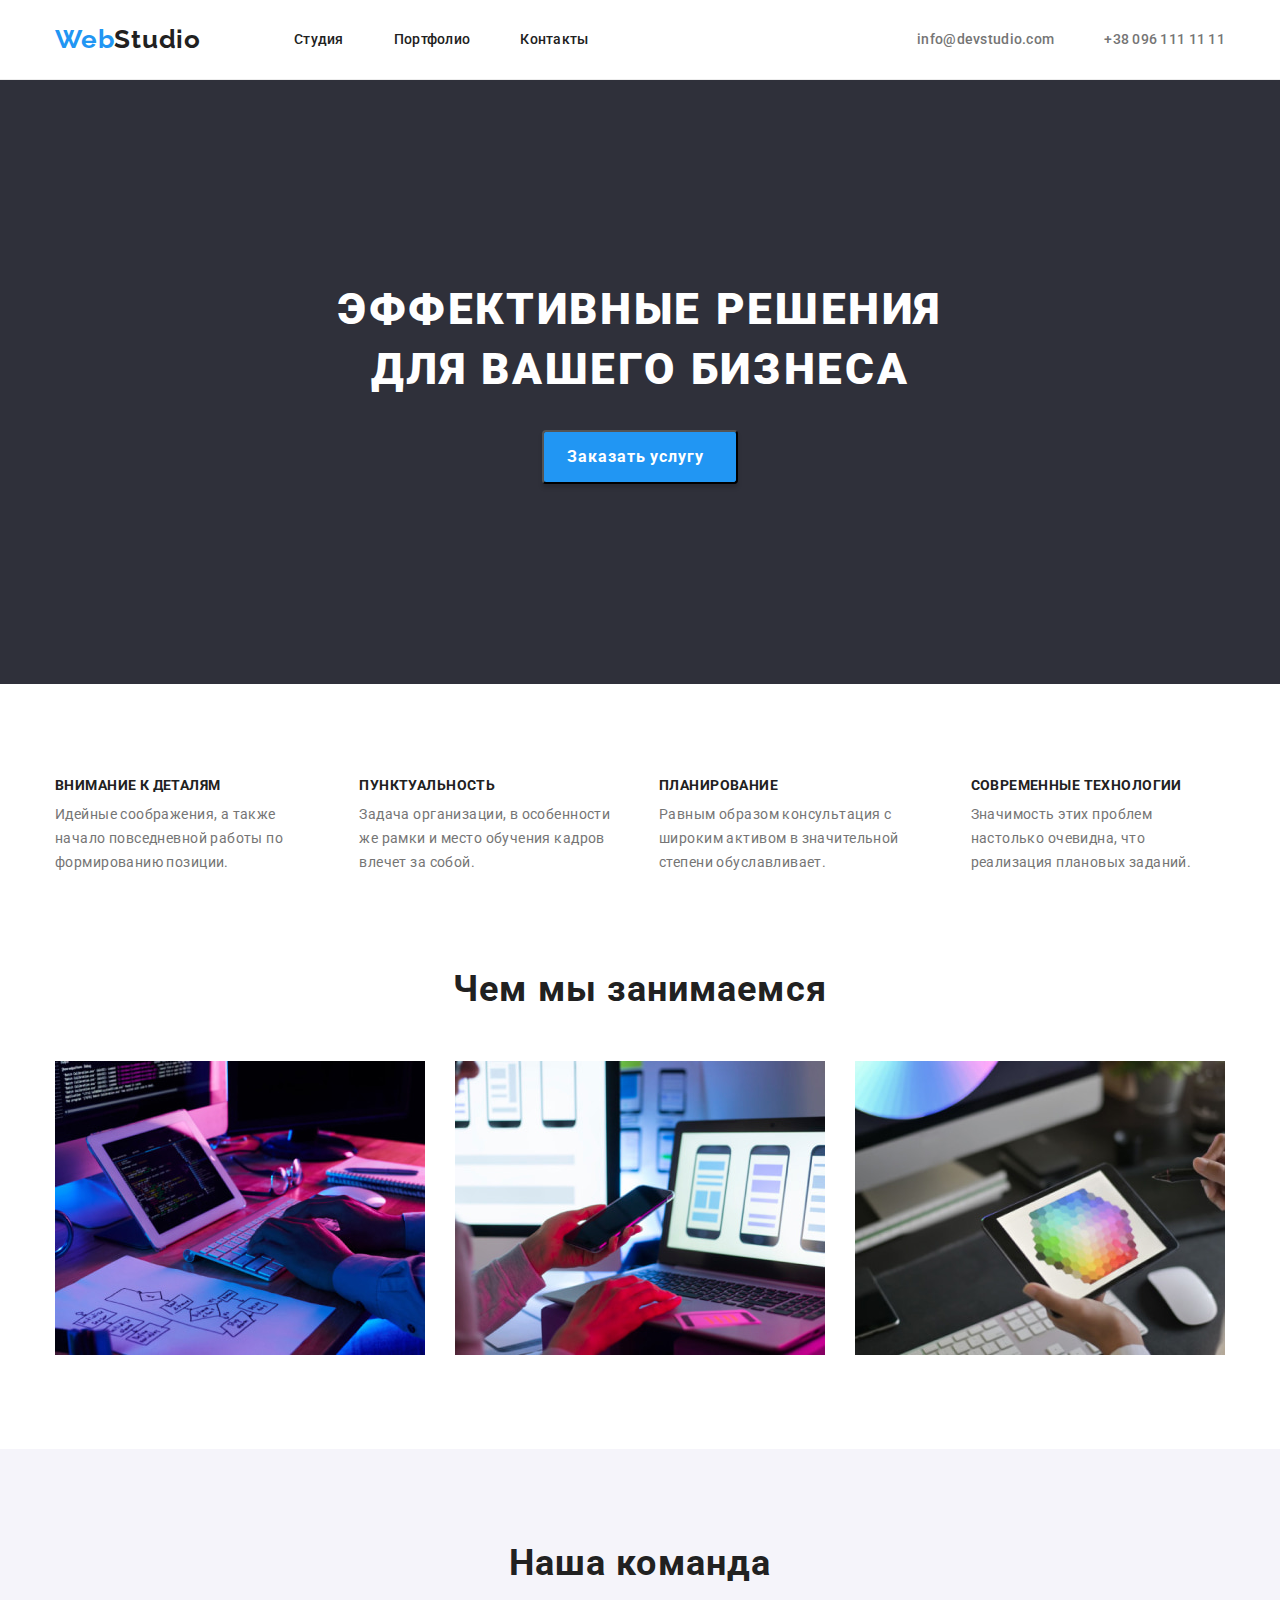
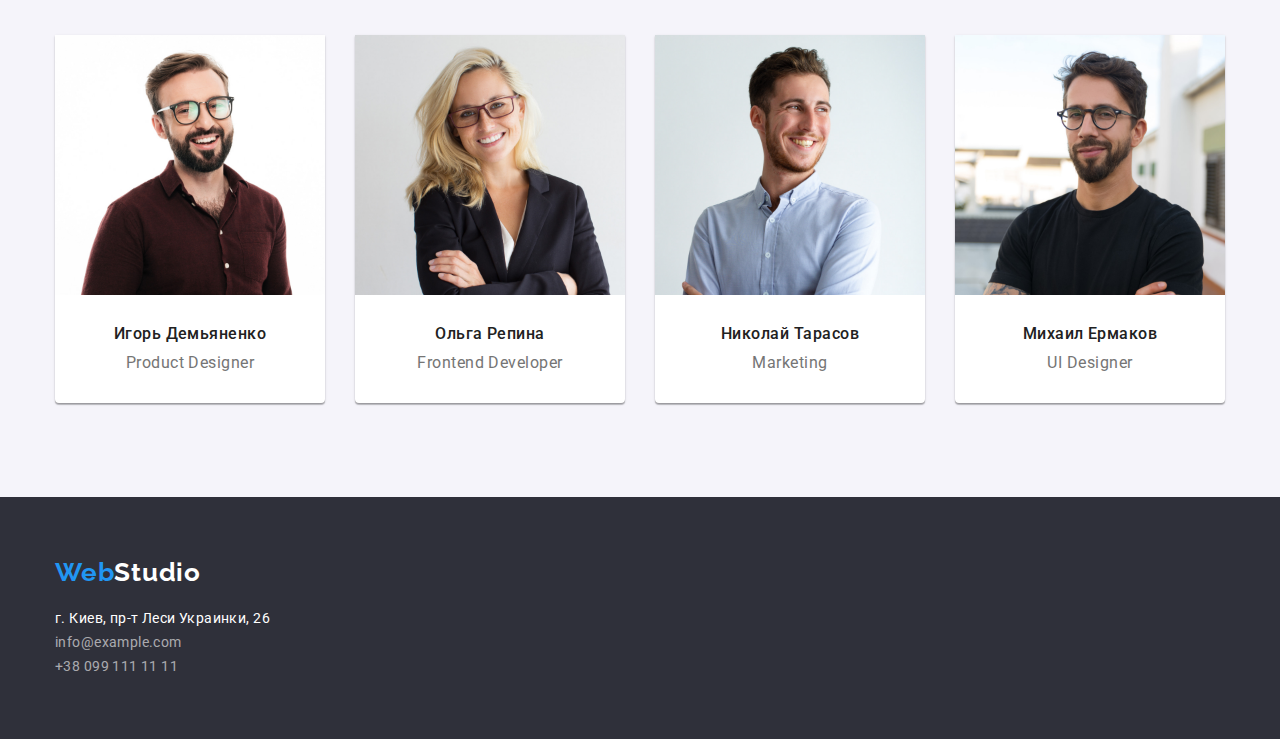
<file: index.html>
<!DOCTYPE html>
<html lang="ru">
  <head>
    <meta charset="UTF-8" />
    <meta http-equiv="X-UA-Compatible" content="IE=edge" />
    <meta name="viewport" content="width=device-width, initial-scale=1.0" />
    <title>Document</title>
    <link rel="preconnect" href="https://fonts.googleapis.com" />
    <link rel="preconnect" href="https://fonts.gstatic.com" crossorigin />
    <link
      href="https://fonts.googleapis.com/css2?family=Raleway:wght@700&family=Roboto:wght@400;500;700;900&display=swap"
      rel="stylesheet"
    />
    <link
      rel="stylesheet"
      href="https://cdn.jsdelivr.net/npm/modern-normalize@1.1.0/modern-normalize.min.css"
    />

    <link rel="stylesheet" href="./css/styles.css" />
  </head>
  <body>
    <!--H-->
    <header class="page-header">
      <div class="container header-container">
      <nav class="page-nav">
        <a class="logo link" href="">Web<span class="studio">Studio</span> </a>
        <ul class="menu list">
          <li class="menu-list"><a class="menu-link link" href="./index.html">Студия</a></li>
          <li class="menu-list">
            <a class="menu-link link" href="./portfolio.html">Портфолио</a>
          </li>
          <li class="menu-list"><a class="menu-link link" href="">Контакты</a></li>
        </ul>
      </nav>
      
      <ul class="navigation list">
        <li class="info-list">
          <a class="mail-link link" href="mailto:info@devstudio.com"
            >info@devstudio.com</a
          >
        </li>
        <li lass="info-list">
          <a class="phone-namber link" href="tel:+380961111111"
            >+38 096 111 11 11</a
          >
        </li>
      </ul>
    
</div>
    </header>
    <main>
      <!--Hero-->
      <section class="hero">
        <div class="container">
        <h1 class="hero-title">Эффективные решения <br />для вашего бизнеса</h1>
        <button class="button" type="button">Заказать услугу</button>
      </section>
      <!--Benefits-->
      <section class="about-item section">
        <div class="container">
        <h2 class="visually-hidden">Наши преимущества</h2>
        <ul class="about list">
          <li class="about-list">
            <h3 class="about-title">Внимание к деталям</h3>
            <p class="subtitle">
              Идейные соображения, а также начало повседневной работы по
              формированию позиции.
            </p>
          </li>
          <li class="about-list">
            <h3 class="about-title">Пунктуальность</h3>
            <p class="subtitle">
              Задача организации, в особенности же рамки и место обучения кадров
              влечет за собой.
            </p>
          </li>
          <li class="about-list">
            <h3 class="about-title">Планирование</h3>
            <p class="subtitle">
              Равным образом консультация с широким активом в значительной
              степени обуславливает.
            </p>
          </li>
          <li class="about-list">
            <h3 class="about-title">Современные технологии</h3>
            <p class="subtitle">
              Значимость этих проблем настолько очевидна, что реализация
              плановых заданий.
            </p>
          </li>
        </ul>
    </div>
      </section>
      <!--What we do-->
      <section class="info section">
        <div class="container">
        <h3 class="info-title">Чем мы занимаемся</h3>
        <ul class="work list">
          <li class="work-list">
            <img src="./images/laptop.jpg" alt="laptop" width="370" />
          </li>
          <li class="work-list">
            <img src="./images/phone.jpg" alt="sync by" width="370" />
          </li>
          <li class="work-list">
            <img src="./images/color.jpg" alt="color palette" width="370" />
          </li>
        </ul>
    </div>
      </section>
      <!--Team-->
      <section class="team section">
        <div class="container">
        <h3 class="info-title">Наша команда</h3>
        <ul class="employees list">
          <li class="team-info">
            <img src="./images/igor.jpg" alt="Product Designer" width="270" />
            <div class="team-name">
            <h3 class="name">Игорь Демьяненко</h3>
            <p class="name-info">Product Designer</p>
        </div>
          </li>
          <li class="team-info">
            <img src="./images/olga.jpg" alt="Frontend Developer" width="270"/>
            <div class="team-name">
            <h3 class="name">Ольга Репина</h3>
            <p class="name-info">Frontend Developer</p>
        </div>
          </li>
          <li class="team-info">
            <img src="./images/niko.jpg" alt="Marketing" width="270" />
            <div class="team-name">
            <h3 class="name">Николай Тарасов</h3>
            <p class="name-info">Marketing</p>
        </div>
          </li>
          <li class="team-info">
            <img src="./images/mihail.jpg" alt="UI Designer" width="270" />
            <div class="team-name">
            <h3 class="name">Михаил Ермаков</h3>
            <p class="name-info">UI Designer</p>
        </div>
          </li>
        </ul>
    </div>
      </section>
    </main>
    <!--Footer-->
    <footer class="footer">
        <div class="container footer-page">
      <a class="footer-logo link" href="">Web<span class="webstudio">Studio</span></a>
      <address class="page-footer">
        <ul class="address list">
          <li class="footer-list">
            <a
              class="footer-link link"
              href="https://www.google.com/maps/d/u/0/viewer?mid=10uSM3H-mIU3GznYo2szRIEphczw&ll=50.42732700000001%2C30.538092&z=17"
              >г. Киев, пр-т Леси Украинки, 26</a
            >
          </li>
          <li class="footer-list">
            <a class="footer-link-mail link" href="mailto:info@example.com"
              >info@example.com</a
            >
          </li>
          <li class="footer-list">
            <a class="footer-link-tel link" href="tel:+380991111111"
              >+38 099 111 11 11</a
            >
          </li>
        </ul>
      </address>
    </div>
    </footer>
  </body>
</html>
</file>
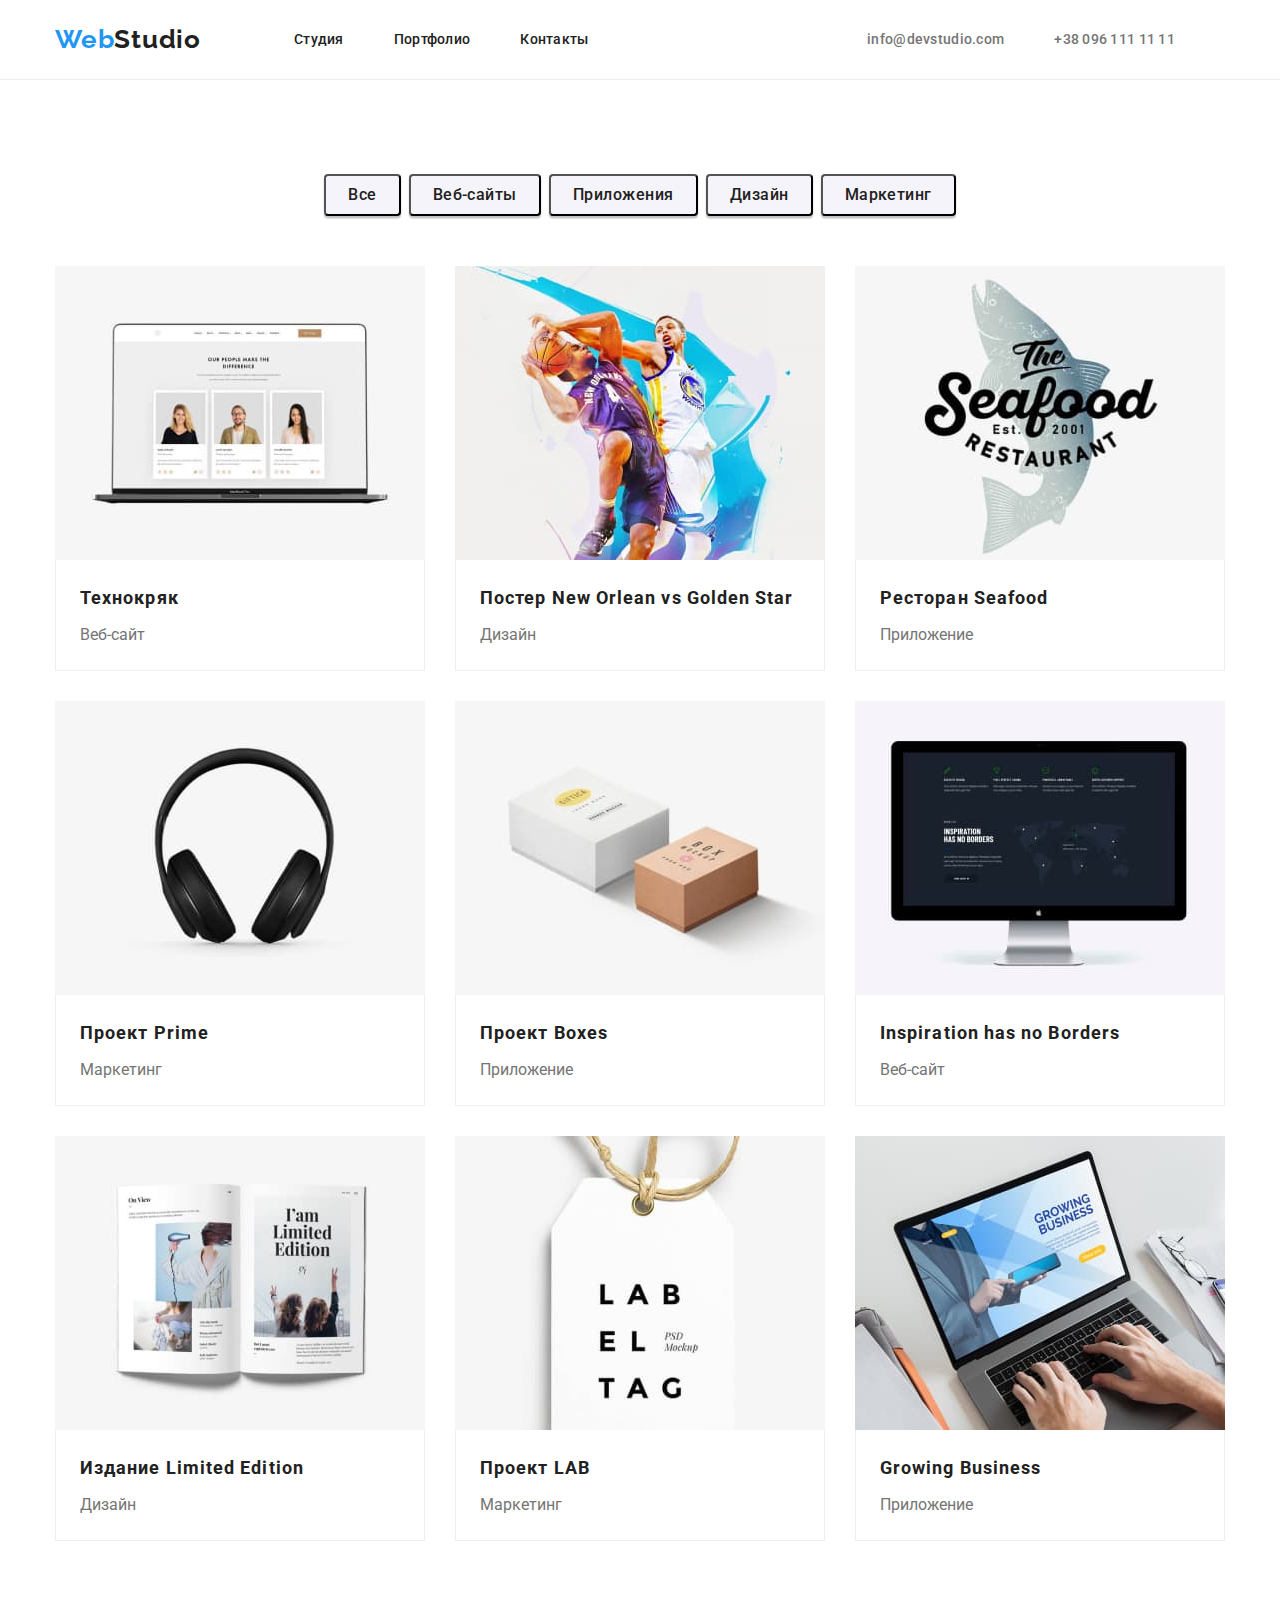
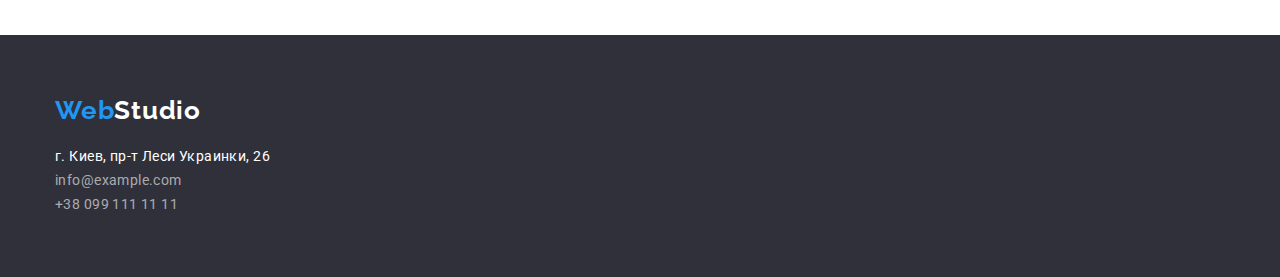
<file: portfolio.html>
<!DOCTYPE html>
<html lang="ru">
  <head>
    <meta charset="UTF-8" />
    <meta http-equiv="X-UA-Compatible" content="IE=edge" />
    <meta name="viewport" content="width=device-width, initial-scale=1.0" />
    <title>Document</title>
    <link rel="preconnect" href="https://fonts.googleapis.com" />
    <link rel="preconnect" href="https://fonts.gstatic.com" crossorigin />
    <link
      href="https://fonts.googleapis.com/css2?family=Raleway:wght@700&family=Roboto:wght@400;500;700;900&display=swap"
      rel="stylesheet"
    />
    <link
      rel="stylesheet"
      href="https://cdn.jsdelivr.net/npm/modern-normalize@1.1.0/modern-normalize.min.css"
    />

    <link rel="stylesheet" href="./css/styles.css" />
  </head>
  <body class="page-body">
    <!-- heder -->
    <header class="page-header">
      <div class="container header-container">
      <nav class="page-nav">
        <a class="logo link" href="">Web<span class="studio">Studio</span> </a>
        <ul class="menu list">
          <li class="menu-list"><a class="menu-link link" href="./index.html">Студия</a></li>
          <li class="menu-list">
            <a class="menu-link link" href="./portfolio.html">Портфолио</a>
          </li>
          <li class="menu-list"><a class="menu-link link" href="">Контакты</a></li>
        </ul>
      </nav>
      <ul class="navigation list">
        <li class="info-list">
          <a class="mail-link link" href="mailto:info@devstudio.com"
            >info@devstudio.com</a
          >
        </li>
        <li class="info-list">
          <a class="phone-namber link" href="tel:+380961111111"
            >+38 096 111 11 11</a
          >
        </li>
      </ul>
    </div>
    </header>

    <main>
      <!--about us  -->
      <section class="section">
        <div class="container">
        <h1 class="visually-hidden">portfolio</h1>
        <ul class="btn-list list">
          <li class="btn-inventory"><button class="btn" type="button">Все</button></li>
          <li class="btn-inventory"><button class="btn" type="button">Веб-сайты</button></li>
          <li class="btn-inventory"><button class="btn" type="button">Приложения</button></li>
          <li class="btn-inventory"><button class="btn" type="button">Дизайн</button></li>
          <li class="btn-inventory"><button class="btn" type="button">Маркетинг</button></li>
        </ul>

        <!-- portfolio -->
    <ul class="images-list list">
          <li class="images-item">
            <img
              src="./images/./img.portfolio/./veb.jpg"
              alt="website"
              width="370"
              height="294"
            />
            <div class="subject-text">
            <h2 class="subject">Технокряк</h2>
            <p class="text">Веб-сайт</p>
        </div>
          </li>
          <li class="images-item">
            <img
              src="./images/img.portfolio/./orlean.jpg"
              alt="poster"
              width="370"
              height="294"
            />
            <div class="subject-text">
            <h2 class="subject">Постер New Orlean vs Golden Star</h2>
            <p class="text">Дизайн</p>
        </div>
          </li>
          <li class="images-item">
            <img
              src="./images/./img.portfolio/./app.jpg"
              alt="seefood"
              width="370"
              height="294"
            />
            <div class="subject-text">
            <h2 class="subject">Ресторан Seafood</h2>
            <p class="text">Приложение</p>
        </div>
          </li>
          <li class="images-item">
            <img
              src="./images/./img.portfolio/./prime.jpg"
              alt="headphones"
              width="370"
              height="294"
            />
            <div class="subject-text">
            <h2 class="subject">Проект Prime</h2>
            <p class="text">Маркетинг</p>
        </div>
          </li>
          <li class="images-item">
            <img
              src="./images/./img.portfolio/./boxes.jpg"
              alt="boxes"
              width="370"
              height="294"
            />
            <div class="subject-text">
            <h2 class="subject">Проект Boxes</h2>
            <p class="text">Приложение</p>
        </div>
          </li>
          <li class="images-item">
            <img
              src="./images/./img.portfolio/./inspiration.jpg"
              alt="imac"
              width="370"
              height="294"
            />
            <div class="subject-text">
            <h2 class="subject">Inspiration has no Borders</h2>
            <p class="text">Веб-сайт</p>
        </div>
          </li>
          <li class="images-item">
            <img
              src="./images/./img.portfolio/./design.jpg"
              alt="magazine"
              width="370"
              height="294"
            />
            <div class="subject-text">
            <h2 class="subject">Издание Limited Edition</h2>
            <p class="text">Дизайн</p>
        </div>
          </li>
          <li class="images-item">
            <img
              src="./images/./img.portfolio/./marketing.jpg"
              alt="label"
              width="370"
              height="294"
            />
            <div class="subject-text">
            <h2 class="subject">Проект LAB</h2>
            <p class="text">Маркетинг</p>
        </div>
          </li>
          <li class="images-item">
            <img
              src="./images/./img.portfolio/./business.jpg"
              alt="macbook"
              width="370"
              height="294"
            />
            <div class="subject-text">
            <h2 class="subject">Growing Business</h2>
            <p class="text">Приложение</p>
        </div>
          </li>
        </ul>
    </div>
      </section>
    </main>
    <!--Footer-->
    <footer class="footer">
        <div class="container footer-page">
      <a class="logo link" href="">Web<span class="webstudio">Studio</span></a>
      <address class="page-footer">
        <ul class="address list">
          <li class="footer-list">
            <a
              class="footer-link link"
              href="https://www.google.com/maps/d/u/0/viewer?mid=10uSM3H-mIU3GznYo2szRIEphczw&ll=50.42732700000001%2C30.538092&z=17"
              >г. Киев, пр-т Леси Украинки, 26</a
            >
          </li>
          <li class="footer-list">
            <a class="footer-link-mail link" href="mailto:info@example.com"
              >info@example.com</a
            >
          </li>
          <li class="footer-list">
            <a class="footer-link-tel link" href="tel:+380991111111"
              >+38 099 111 11 11</a
            >
          </li>
        </ul>
      </address>
    </div>
    </footer>
  </body>
</html>
</file>
<file: css/styles.css>
:root {
    --primary-text-color-dark: #212121;
    --secondary-text-color-dark: #757575;
    --primary-text-color-light: #ffffff;
    --accent-color: #2196f3;
  }
  
  h1,
  h2,
  h3,
  h4,
  p {
    margin-top: 0;
    margin-bottom: 0;
  }
  
  ul {
    margin-top: 0;
    margin-bottom: 0;
    padding-left: 0;
  }
  img{
    display: block;
    max-width: 100%;
    height: auto;
  }
  header{
    border-bottom: 1px solid #ECECEC;
  }
  
  body {
    font-family: 'Roboto', sans-serif;
  }
  
  .container{
      width: 1200px;
      margin-left: auto;
      margin-right: auto;
      padding-left: 15px;
      padding-right: 15px;
  
  }
  .section{
    padding-top: 94px;
    padding-bottom: 94px;
  }
  
  .list {
    list-style: none;
  }
  .link {
    text-decoration: none;
  }
  .visually-hidden{
    position: absolute;
    white-space: nowrap;
    width: 1px;
    height: 1px;
    overflow: hidden;
    border: 0;
    padding: 0;
    clip: rect(0 0 0 0);
    clip-path: inset(50%);
    margin: -1px;

  }
 /* ---Header--- */

 .header-container{
  display: flex;
  align-items: center;
  justify-content: space-between;

}
  .logo {
    font-family: 'Raleway', sans-serif;
    font-weight: 700;
    font-size: 26px;
    line-height: 1.19;
    letter-spacing: 0.03em;
  
    color: var(--accent-color);
  }
  .studio {
    font-family: 'Raleway', sans-serif;
  
    font-weight: 700;
    font-size: 26px;
    line-height: 1.19;
    letter-spacing: 0.03em;
    cursor: auto;
  
    color: var(--primary-text-color-dark);
  }
  
  .menu-link {
    font-weight: 500;
    font-size: 14px;
    line-height: 1.14;
    letter-spacing: 0.02em;
  
    color: var(--primary-text-color-dark);
  }
  .menu-link:hover,
  .menu-link:focus {
    color: var(--accent-color);
  }
  .mail-link {
    font-weight: 500;
    font-size: 14px;
    line-height: 1.14;
    letter-spacing: 0.02em;
    margin-left: auto;
  
    color: var(--secondary-text-color-dark);
  }
  .mail-link:hover,
  .mail-link:focus {
    color: var(--accent-color);
  }
  .phone-namber {
    font-weight: 500;
    font-size: 14px;
    line-height: 1.14;
    letter-spacing: 0.02em;
    
  
    color: var(--secondary-text-color-dark);
  }
  .phone-namber:hover,
  .phone-namber:focus {
    color: var(--accent-color);
  }
  .page-nav{
    display: flex;
    align-items: center;
  }

  .menu{
    display: flex;
    align-items: center;
  }
  .logo{
    margin-right: 93px;
    padding-top: 24px;
    padding-bottom: 24px;
  }
.menu-list:not(:last-child) {
    margin-right: 50px;
}
.info-list {
  margin-right: 50px;
 
}
.navigation{
  display: flex;
    padding-top: 0;
} 
  
  
  /* ---Portfolio---- */
  .portfolio{
    background-color:#E5E5E5;
  }

  .btn {
    font-weight: 500;
    font-size: 16px;
    line-height: 1.62;
    text-align: center;
    letter-spacing: 0.03em;
    background: #f5f4fa;
    box-shadow: 0px 3px 1px rgba(0, 0, 0, 0.1), 0px 1px 2px rgba(0, 0, 0, 0.08), 0px 2px 2px rgba(0, 0, 0, 0.12);
    border-radius: 4px;
    padding-right: 22px;
    padding-left: 22px;
    padding-top: 6px;
    padding-bottom: 6px;
    cursor: pointer;
  
    color: var(--primary-text-color-dark);
  }

  .btn:hover,
  .btn:focus {
    background: #2196f3;
    color: var(--primary-text-color-light);
  }
  
  .btn-list{
    display: flex;
    justify-content: center;
    margin-bottom: 50px;
   
}
.btn-inventory:not(:first-child){
  margin-left: 8px;
}
/* ---HeroStudio */

.hero {
  background: #2f303a;
  padding-top: 200px;
  padding-bottom: 200px;
  
}
.hero-title{
  margin-bottom: 30px;
}
.hero-title {
  font-weight: 900;
  font-size: 44px;
  line-height: 1.36;

  text-align: center;
  letter-spacing: 0.06em;
  text-transform: uppercase;

  color: var(--primary-text-color-light);
}
  
  .button {
    display: block;
    font-weight: 700;
    font-size: 16px;
    line-height: 1.87;
    align-items: center;
    text-align: center;
    letter-spacing: 0.06em;
    cursor: pointer;
    box-shadow: 0px 4px 4px rgba(0, 0, 0, 0.15);
border-radius: 4px;
    padding-left: 23px;
    padding-right: 32px;
    padding-top: 10px;
    padding-bottom: 10px;
    margin-left: auto;
    margin-right: auto;

    background: #2196f3;
    color: var(--primary-text-color-light);
  }
  .button:hover,
  .button:focus {
    background: #2196f3;
  }
 
  .about{
    
    display: flex;
    color: var(--primary-text-color-dark);
   gap: 30px;
  }
  
  .about-title{
    font-style: normal;
font-weight: 700;
font-size: 14px;
line-height: 1.14;
letter-spacing: 0.03em;
text-transform: uppercase;
}

/* --Info-- */

  .info{
    padding-top: 0;
  }
  .info-title {
    font-weight: 700;
    font-size: 36px;
    line-height: 1.16;
    text-align: center;
    letter-spacing: 0.03em;
    margin-bottom: 50px;
  
  
    color: var(--primary-text-color-dark);
  }
  .work{
    display: flex;
    justify-content: space-between;
  }

  /* ---imagesPortfolio--- */

  .images-list{
   display: flex;
   flex-wrap: wrap;
   gap: 30px;
   
  }
  .images-item {
    flex-basis: calc((100% - 60px) / 3); 
    
  }
  .subtitle {
    font-size: 14px;
    line-height: 1.71;
    letter-spacing: 0.03em;
    text-transform: none;
    margin-top: 10px;
    color: var(--secondary-text-color-dark);
  }
  .subject {
    font-weight: 700;
    font-size: 18px;
    line-height: 2;
   letter-spacing: 0.06em;
    color: var(--primary-text-color-dark);
  }
  .subject-text{
    border-left: 1px solid #EEEEEE;
    border-right: 1px solid #EEEEEE;
    border-bottom: 1px solid #EEEEEE;
    padding-left: 24px;
    padding-right: 24px;
    padding-top: 20px;
padding-bottom: 20px;
    background: #FFFFFF;
  }
  .text {
    font-size: 16px;
    line-height: 1.87;
    margin-top: 4px;
    color: var(--secondary-text-color-dark);
  }
  
 /* ---Team--- */

  .team{
    background-color: #F5F4FA;;
    
  }
.team-name{
    
padding-top: 30px;
padding-bottom: 30px;

}
  .employees{
    display: flex;
    gap: 30px; 
  }
  

.name {
    font-weight: 500;
    font-size: 16px;
    line-height: 1.18;
  
    text-align: center;
    letter-spacing: 0.03em;
    margin-bottom: 10px;
  
    color: var(--primary-text-color-dark);
  }
  .team-info{
    box-shadow: 0px 1px 3px rgba(0, 0, 0, 0.12), 0px 1px 1px rgba(0, 0, 0, 0.14), 0px 2px 1px rgba(0, 0, 0, 0.2);
    border-radius: 0px 0px 4px 4px;
    background-color: #FFFFFF;
  }
  .name-info {
    font-size: 16px;
    line-height: 1.18;
  
    text-align: center;
    letter-spacing: 0.03em;
  
    color: var(--secondary-text-color-dark);
  }
  
  /* ---Footer--- */
 
  
  .footer-logo{
    font-family: 'Raleway', sans-serif;
    font-weight: 700;
    font-size: 26px;
    line-height: 1.19;
    letter-spacing: 0.03em;
    color: var(--accent-color);

  }
  .webstudio {
    font-family: 'Raleway', sans-serif;
  
    font-weight: 700;
    font-size: 26px;
    line-height: 1.19;
    letter-spacing: 0.03em;
    cursor: auto;
  
    color: var(--primary-text-color-light);
  }
  .page-footer{
    margin-top: 20px;
  }
  
  .footer-link {
    font-style: normal;
    font-size: 14px;
    line-height: 1.71;
    letter-spacing: 0.03em;
  
    color: var(--primary-text-color-light);
  }
  .footer-link-mail {
    font-style: normal;
    font-size: 14px;
    line-height: 1.71;
    letter-spacing: 0.03em;
  
    color: rgba(255, 255, 255, 0.6);
  }
  .footer-link-tel {
    font-style: normal;
    font-size: 14px;
    line-height: 1.71;
    letter-spacing: 0.03em;
    color: rgba(255, 255, 255, 0.6);
  }
  .footer-list:not( :last-child) {
    margin: bottom 9px;
  }
  
  .footer {
    padding-top: 60px;
    padding-bottom: 60px;
    background: #2f303a;
  }
</file>
